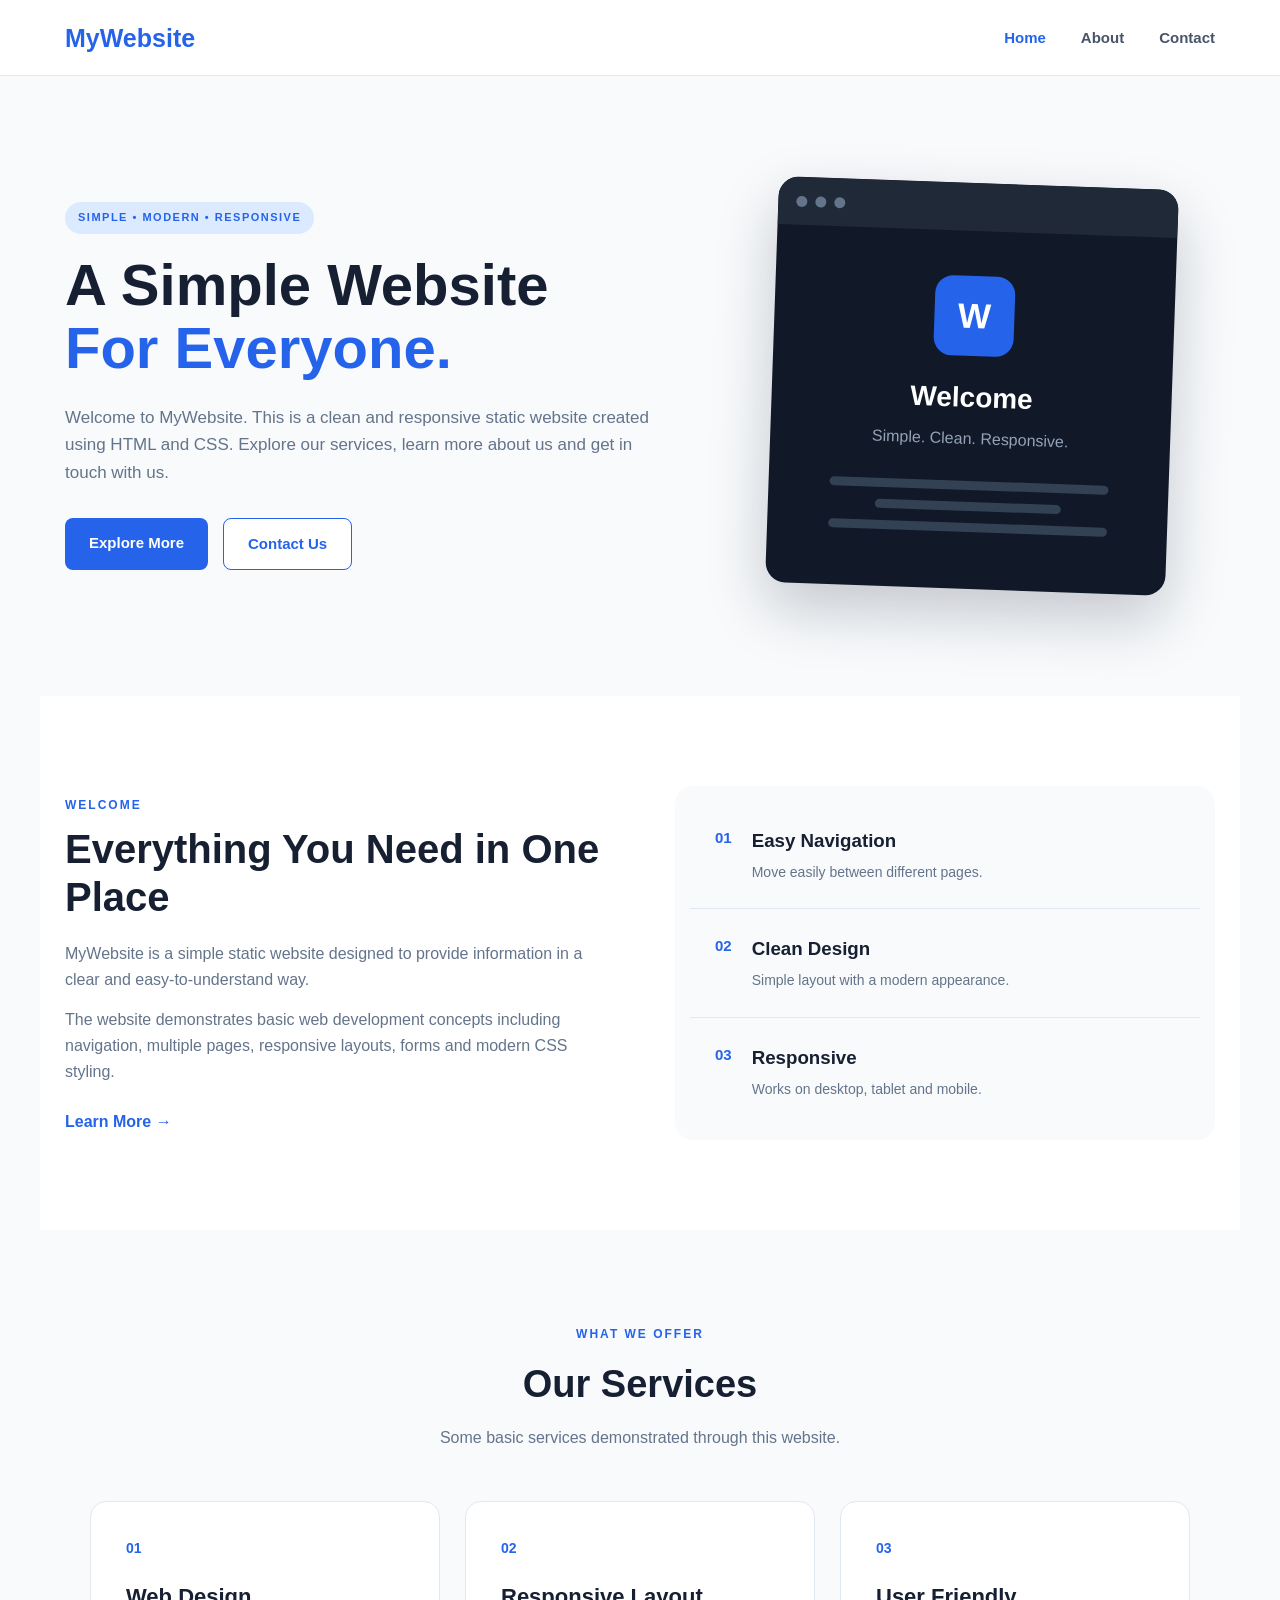
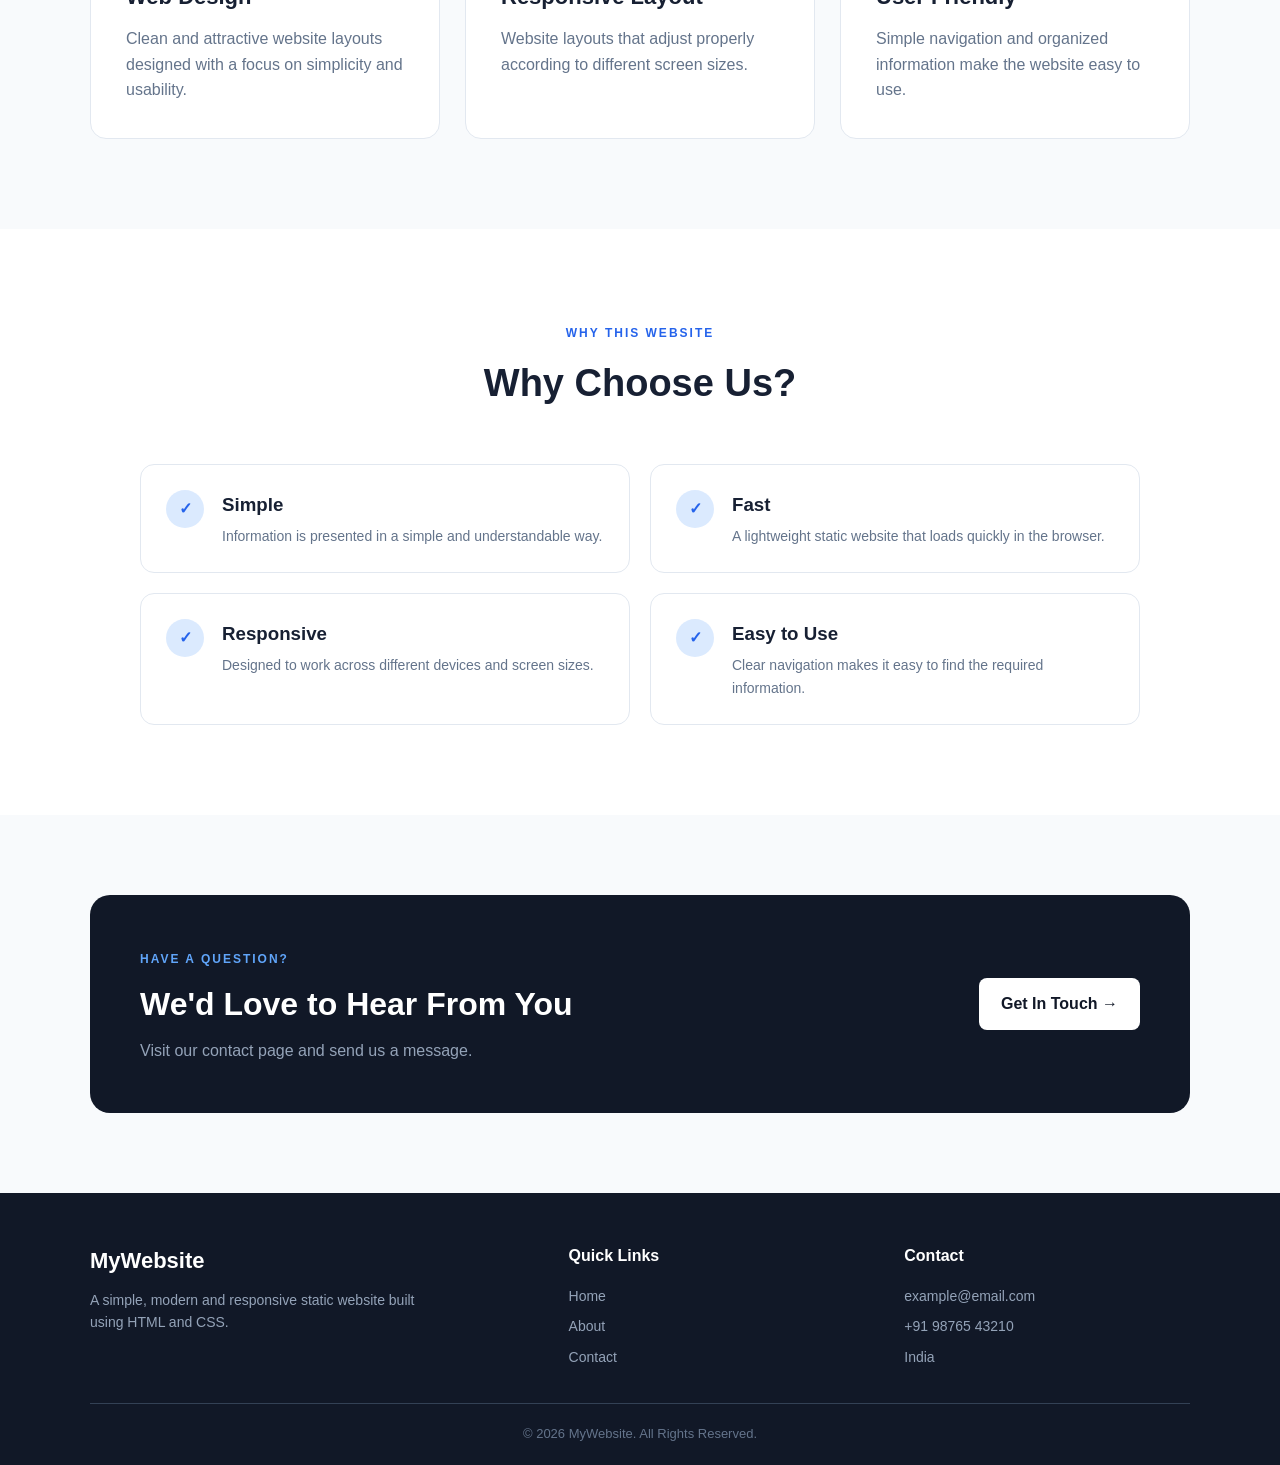
<file: index.html>
<!DOCTYPE html>
<html lang="en">

<head>
    <meta charset="UTF-8">
    <meta name="viewport" content="width=device-width, initial-scale=1.0">
    <title>MyWebsite | Home</title>
    <link rel="stylesheet" href="css/style.css">
</head>
<body>
    <header>
        <nav class="navbar">
            <a href="index.html" class="logo">MyWebsite</a><ul class="nav-links">
                <li><a href="index.html" class="active">Home</a></li>
 
                <li>
                    <a href="about.html">About</a>
                </li>

                <li>
                    <a href="contact.html">Contact</a>
                </li>

            </ul>

        </nav>

    </header>

    <section class="hero">

        <div class="hero-content">

            <span class="badge">
                SIMPLE • MODERN • RESPONSIVE
            </span>

            <h1>
                A Simple Website
                <span>For Everyone.</span>
            </h1>

            <p>
                Welcome to MyWebsite. This is a clean and responsive
                static website created using HTML and CSS. Explore our
                services, learn more about us and get in touch with us.
            </p>

            <div class="hero-buttons">

                <a href="about.html" class="btn primary-btn">
                    Explore More
                </a>

                <a href="contact.html" class="btn secondary-btn">
                    Contact Us
                </a>

            </div>

        </div>


        <!-- Hero Visual -->

        <div class="hero-visual">

            <div class="visual-card">

                <div class="visual-header">

                    <span></span>
                    <span></span>
                    <span></span>

                </div>

                <div class="visual-content">

                    <div class="visual-icon">
                        W
                    </div>

                    <h3>
                        Welcome
                    </h3>

                    <p>
                        Simple. Clean. Responsive.
                    </p>

                    <div class="visual-line"></div>
                    <div class="visual-line short"></div>
                    <div class="visual-line"></div>

                </div>

            </div>

        </div>

    </section>


    <!-- ================= INTRODUCTION ================= -->

    <section class="intro-section">

        <div class="intro-text">

            <span class="section-label">
                WELCOME
            </span>

            <h2>
                Everything You Need in One Place
            </h2>

            <p>
                MyWebsite is a simple static website designed to provide
                information in a clear and easy-to-understand way.
            </p>

            <p>
                The website demonstrates basic web development concepts
                including navigation, multiple pages, responsive layouts,
                forms and modern CSS styling.
            </p>

            <a href="about.html" class="text-link">
                Learn More →
            </a>

        </div>


        <div class="intro-box">

            <div class="intro-item">

                <strong>01</strong>

                <div>
                    <h3>Easy Navigation</h3>

                    <p>
                        Move easily between different pages.
                    </p>
                </div>

            </div>


            <div class="intro-item">

                <strong>02</strong>

                <div>
                    <h3>Clean Design</h3>

                    <p>
                        Simple layout with a modern appearance.
                    </p>
                </div>

            </div>


            <div class="intro-item">

                <strong>03</strong>

                <div>
                    <h3>Responsive</h3>

                    <p>
                        Works on desktop, tablet and mobile.
                    </p>
                </div>

            </div>

        </div>

    </section>


    <!-- ================= SERVICES ================= -->

    <section class="services-section">

        <div class="section-heading">

            <span class="section-label">
                WHAT WE OFFER
            </span>

            <h2>
                Our Services
            </h2>

            <p>
                Some basic services demonstrated through this website.
            </p>

        </div>


        <div class="service-grid">

            <div class="service-card">

                <div class="service-number">
                    01
                </div>

                <h3>
                    Web Design
                </h3>

                <p>
                    Clean and attractive website layouts designed
                    with a focus on simplicity and usability.
                </p>

            </div>


            <div class="service-card">

                <div class="service-number">
                    02
                </div>

                <h3>
                    Responsive Layout
                </h3>

                <p>
                    Website layouts that adjust properly according
                    to different screen sizes.
                </p>

            </div>


            <div class="service-card">

                <div class="service-number">
                    03
                </div>

                <h3>
                    User Friendly
                </h3>

                <p>
                    Simple navigation and organized information
                    make the website easy to use.
                </p>

            </div>

        </div>

    </section>


    <!-- ================= WHY CHOOSE US ================= -->

    <section class="why-section">

        <div class="section-heading">

            <span class="section-label">
                WHY THIS WEBSITE
            </span>

            <h2>
                Why Choose Us?
            </h2>

        </div>


        <div class="why-grid">

            <div class="why-card">

                <div class="check">
                    ✓
                </div>

                <div>
                    <h3>Simple</h3>

                    <p>
                        Information is presented in a simple
                        and understandable way.
                    </p>
                </div>

            </div>


            <div class="why-card">

                <div class="check">
                    ✓
                </div>

                <div>
                    <h3>Fast</h3>

                    <p>
                        A lightweight static website that
                        loads quickly in the browser.
                    </p>
                </div>

            </div>


            <div class="why-card">

                <div class="check">
                    ✓
                </div>

                <div>
                    <h3>Responsive</h3>

                    <p>
                        Designed to work across different
                        devices and screen sizes.
                    </p>
                </div>

            </div>


            <div class="why-card">

                <div class="check">
                    ✓
                </div>

                <div>
                    <h3>Easy to Use</h3>

                    <p>
                        Clear navigation makes it easy to
                        find the required information.
                    </p>
                </div>

            </div>

        </div>

    </section>

    <section class="cta-section">

        <div>

            <span>
                HAVE A QUESTION?
            </span>

            <h2>
                We'd Love to Hear From You
            </h2>

            <p>
                Visit our contact page and send us a message.
            </p>

        </div>

        <a href="contact.html" class="cta-btn">
            Get In Touch →
        </a>

    </section>


    <!-- ================= FOOTER ================= -->

    <footer>

        <div class="footer-content">

            <div class="footer-brand">

                <h3>
                    MyWebsite
                </h3>

                <p>
                    A simple, modern and responsive static website
                    built using HTML and CSS.
                </p>

            </div>


            <div class="footer-navigation">

                <h4>
                    Quick Links
                </h4>

                <a href="index.html">Home</a>

                <a href="about.html">About</a>

                <a href="contact.html">Contact</a>

            </div>


            <div class="footer-navigation">

                <h4>
                    Contact
                </h4>

                <p>
                    example@email.com
                </p>

                <p>
                    +91 98765 43210
                </p>

                <p>
                    India
                </p>

            </div>

        </div>


        <div class="copyright">

            <p>
                © 2026 MyWebsite. All Rights Reserved.
            </p>

        </div>

    </footer>

</body>

</html>
</file>
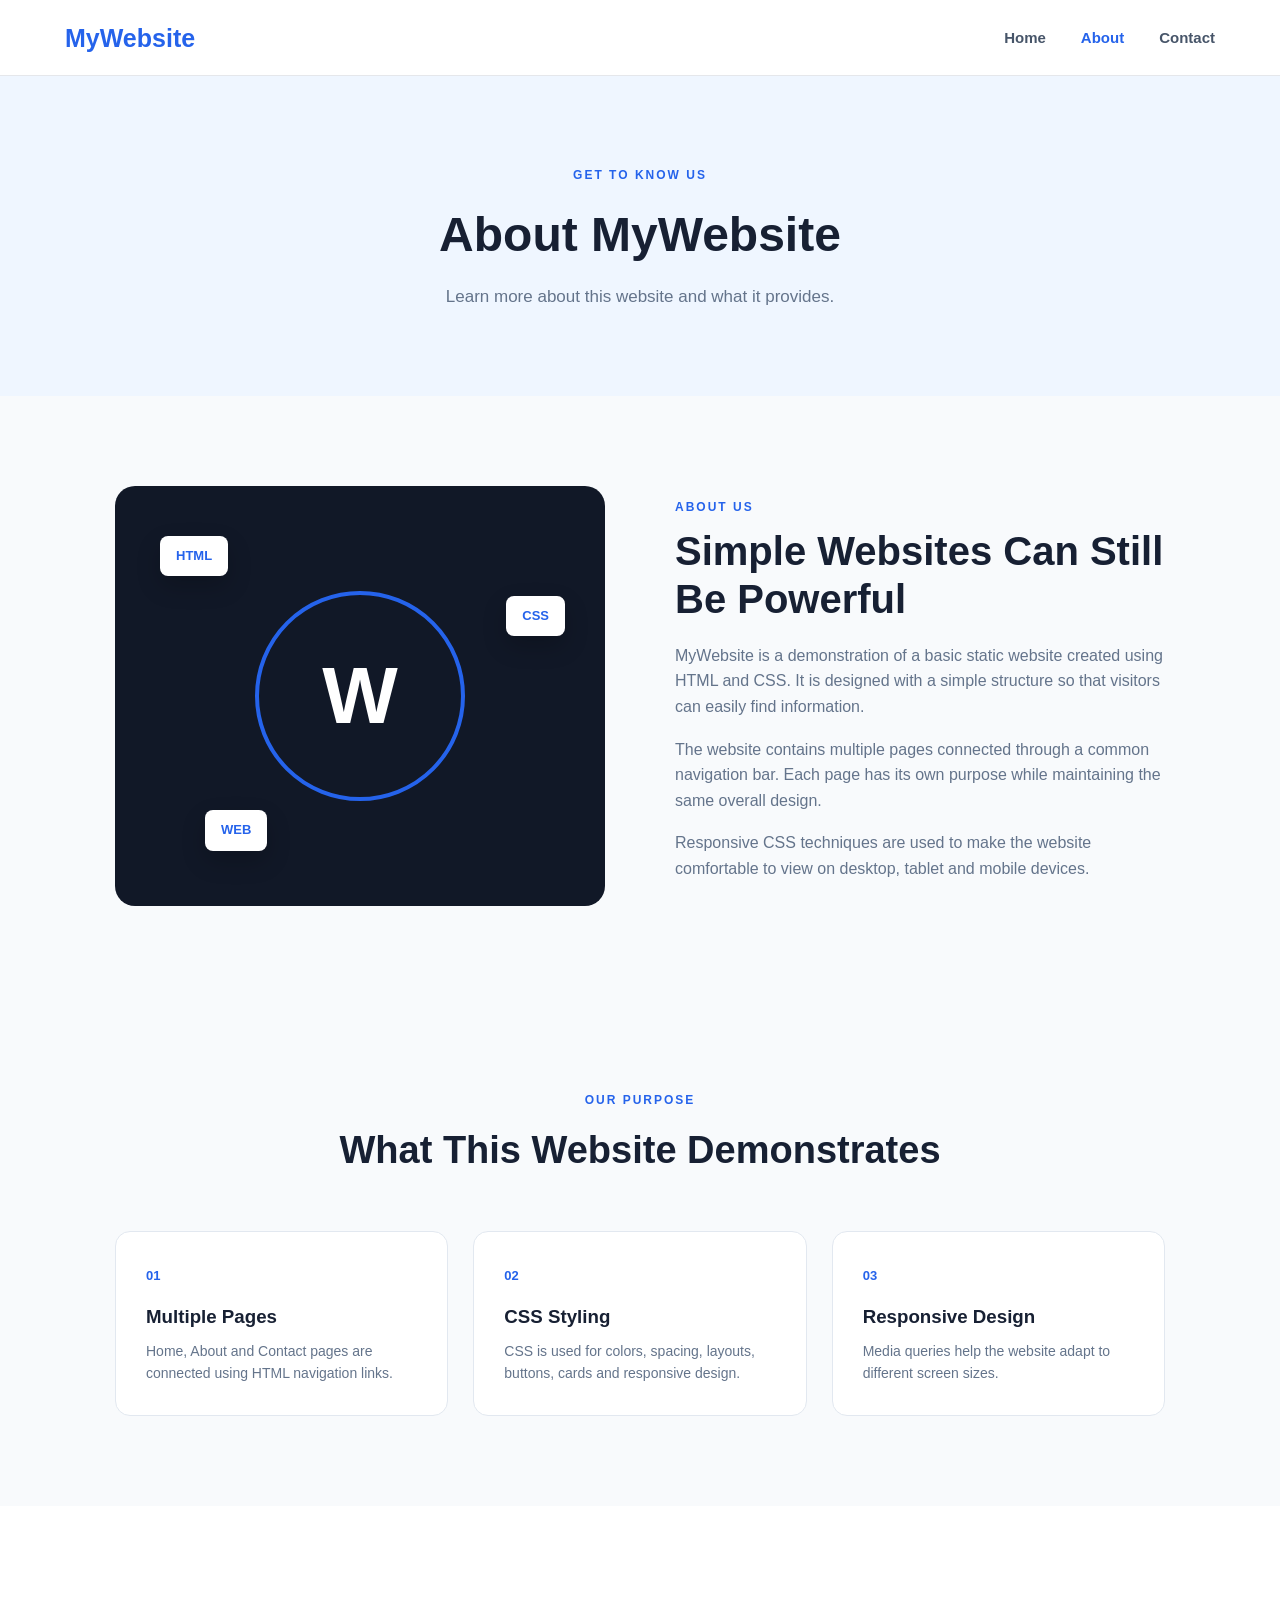
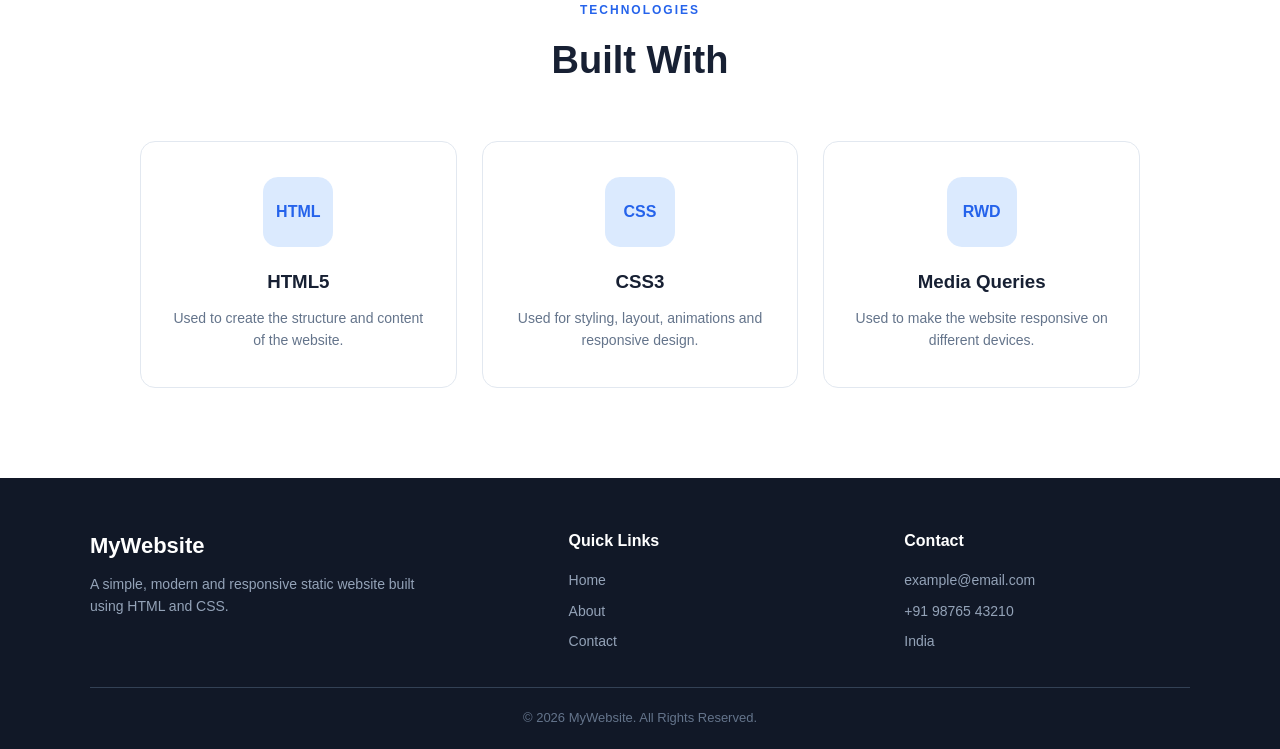
<file: About.html>
<!DOCTYPE html>
<html lang="en">

<head>

    <meta charset="UTF-8">
    <meta name="viewport" content="width=device-width, initial-scale=1.0">

    <title>MyWebsite | About</title>

    <link rel="stylesheet" href="css/style.css">

</head>

<body>


    <!-- ================= NAVBAR ================= -->

    <header>

        <nav class="navbar">

            <a href="index.html" class="logo">
                MyWebsite
            </a>

            <ul class="nav-links">

                <li>
                    <a href="index.html">Home</a>
                </li>

                <li>
                    <a href="about.html" class="active">About</a>
                </li>

                <li>
                    <a href="contact.html">Contact</a>
                </li>

            </ul>

        </nav>

    </header>


    <!-- ================= PAGE HEADER ================= -->

    <section class="page-header">

        <span>
            GET TO KNOW US
        </span>

        <h1>
            About MyWebsite
        </h1>

        <p>
            Learn more about this website and what it provides.
        </p>

    </section>


    <!-- ================= ABOUT ================= -->

    <section class="about-section">

        <div class="about-visual">

            <div class="about-circle">

                <span>
                    W
                </span>

            </div>

            <div class="floating-box box-one">
                HTML
            </div>

            <div class="floating-box box-two">
                CSS
            </div>

            <div class="floating-box box-three">
                WEB
            </div>

        </div>


        <div class="about-content">

            <span class="section-label">
                ABOUT US
            </span>

            <h2>
                Simple Websites Can Still Be Powerful
            </h2>

            <p>
                MyWebsite is a demonstration of a basic static website
                created using HTML and CSS. It is designed with a simple
                structure so that visitors can easily find information.
            </p>

            <p>
                The website contains multiple pages connected through
                a common navigation bar. Each page has its own purpose
                while maintaining the same overall design.
            </p>

            <p>
                Responsive CSS techniques are used to make the website
                comfortable to view on desktop, tablet and mobile devices.
            </p>

        </div>

    </section>


    <!-- ================= PURPOSE ================= -->

    <section class="purpose-section">

        <div class="section-heading">

            <span class="section-label">
                OUR PURPOSE
            </span>

            <h2>
                What This Website Demonstrates
            </h2>

        </div>


        <div class="purpose-grid">

            <div class="purpose-card">

                <span>
                    01
                </span>

                <h3>
                    Multiple Pages
                </h3>

                <p>
                    Home, About and Contact pages are connected
                    using HTML navigation links.
                </p>

            </div>


            <div class="purpose-card">

                <span>
                    02
                </span>

                <h3>
                    CSS Styling
                </h3>

                <p>
                    CSS is used for colors, spacing, layouts,
                    buttons, cards and responsive design.
                </p>

            </div>


            <div class="purpose-card">

                <span>
                    03
                </span>

                <h3>
                    Responsive Design
                </h3>

                <p>
                    Media queries help the website adapt to
                    different screen sizes.
                </p>

            </div>

        </div>

    </section>


    <!-- ================= TECHNOLOGIES ================= -->

    <section class="technology-section">

        <div class="section-heading">

            <span class="section-label">
                TECHNOLOGIES
            </span>

            <h2>
                Built With
            </h2>

        </div>


        <div class="technology-grid">

            <div class="technology-card">

                <div class="tech-icon">
                    HTML
                </div>

                <h3>
                    HTML5
                </h3>

                <p>
                    Used to create the structure and content
                    of the website.
                </p>

            </div>


            <div class="technology-card">

                <div class="tech-icon">
                    CSS
                </div>

                <h3>
                    CSS3
                </h3>

                <p>
                    Used for styling, layout, animations and
                    responsive design.
                </p>

            </div>


            <div class="technology-card">

                <div class="tech-icon">
                    RWD
                </div>

                <h3>
                    Media Queries
                </h3>

                <p>
                    Used to make the website responsive
                    on different devices.
                </p>

            </div>

        </div>

    </section>


    <!-- ================= FOOTER ================= -->

    <footer>

        <div class="footer-content">

            <div class="footer-brand">

                <h3>
                    MyWebsite
                </h3>

                <p>
                    A simple, modern and responsive static website
                    built using HTML and CSS.
                </p>

            </div>


            <div class="footer-navigation">

                <h4>
                    Quick Links
                </h4>

                <a href="index.html">Home</a>

                <a href="about.html">About</a>

                <a href="contact.html">Contact</a>

            </div>


            <div class="footer-navigation">

                <h4>
                    Contact
                </h4>

                <p>
                    example@email.com
                </p>

                <p>
                    +91 98765 43210
                </p>

                <p>
                    India
                </p>

            </div>

        </div>


        <div class="copyright">

            <p>
                © 2026 MyWebsite. All Rights Reserved.
            </p>

        </div>

    </footer>


</body>

</html>
</file>
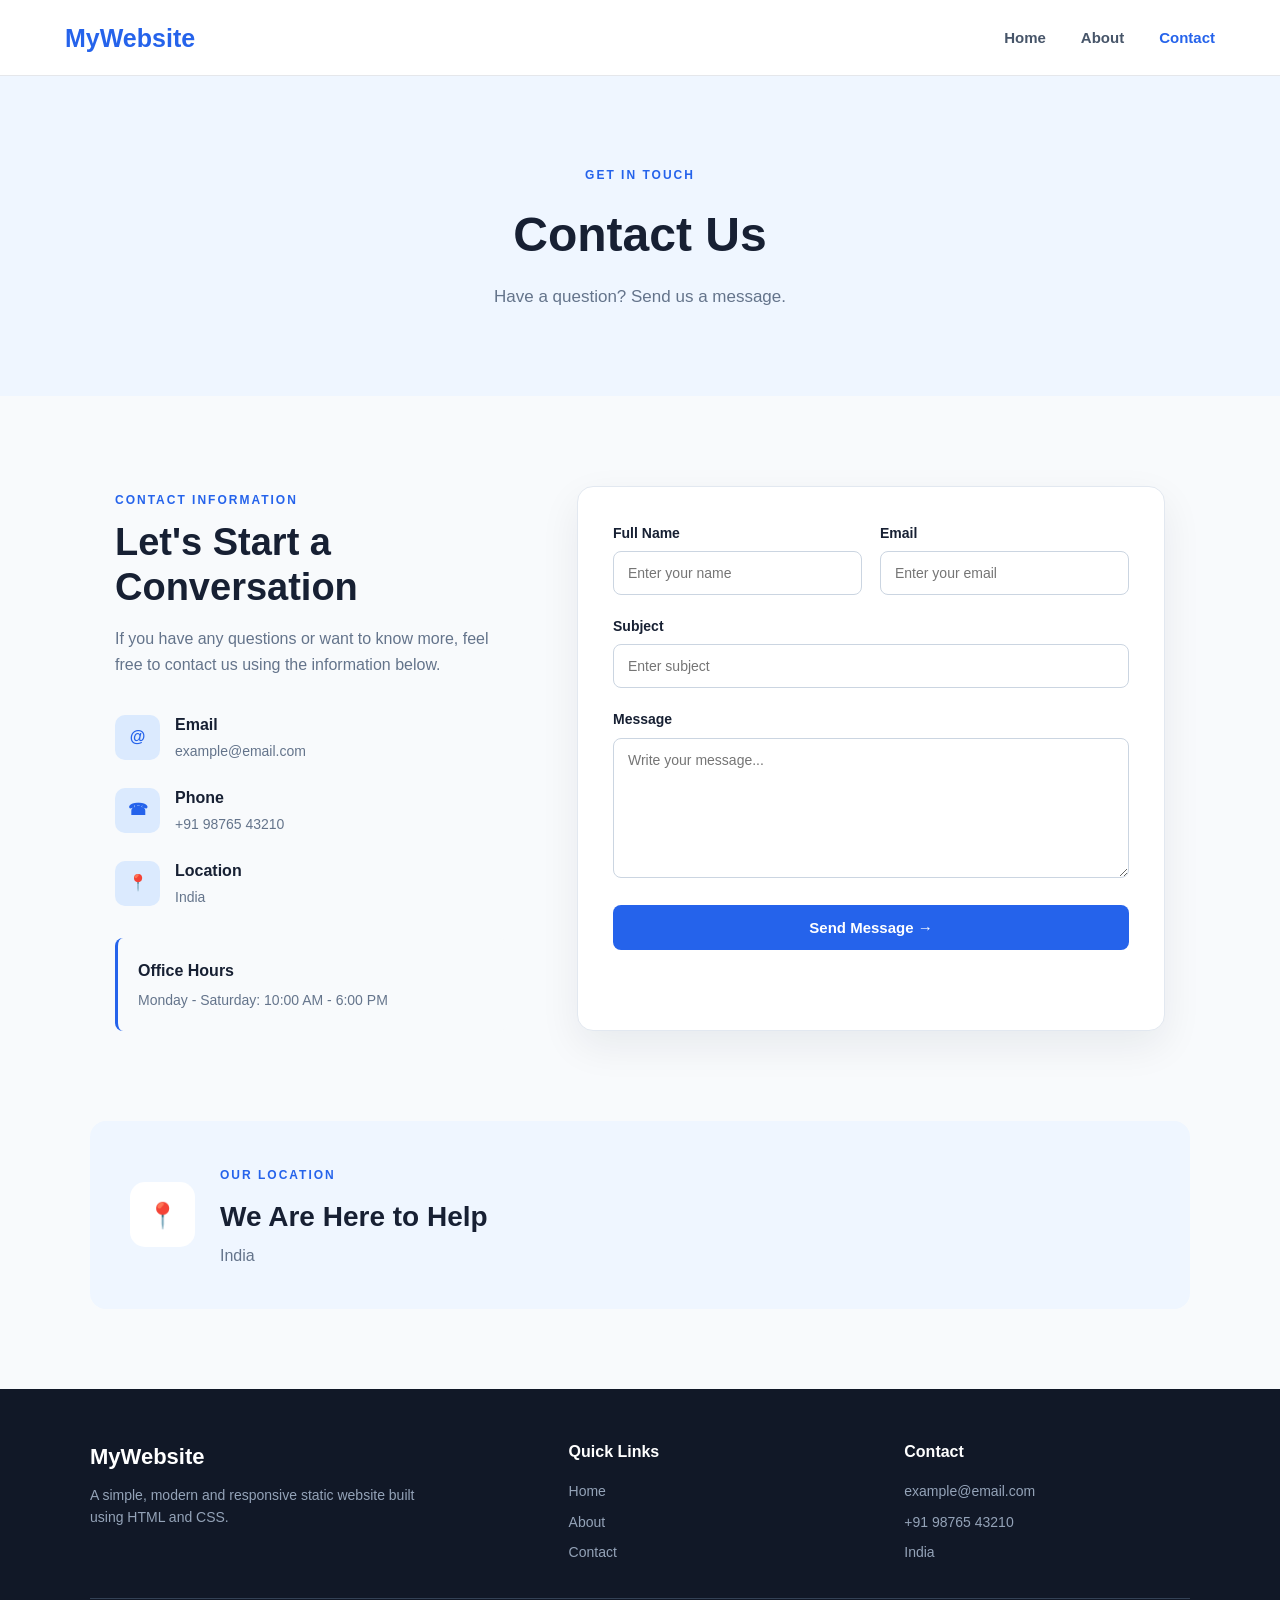
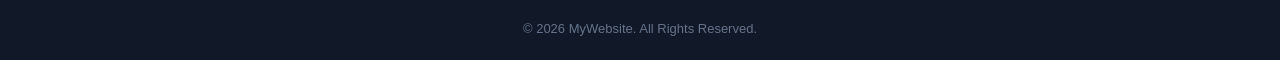
<file: contact.html>
<!DOCTYPE html>
<html lang="en">

<head>

    <meta charset="UTF-8">
    <meta name="viewport" content="width=device-width, initial-scale=1.0">

    <title>MyWebsite | Contact</title>

    <link rel="stylesheet" href="css/style.css">

</head>

<body>


    <!-- ================= NAVBAR ================= -->

    <header>

        <nav class="navbar">

            <a href="index.html" class="logo">
                MyWebsite
            </a>

            <ul class="nav-links">

                <li>
                    <a href="index.html">Home</a>
                </li>

                <li>
                    <a href="about.html">About</a>
                </li>

                <li>
                    <a href="contact.html" class="active">Contact</a>
                </li>

            </ul>

        </nav>

    </header>


    <!-- ================= PAGE HEADER ================= -->

    <section class="page-header">

        <span>
            GET IN TOUCH
        </span>

        <h1>
            Contact Us
        </h1>

        <p>
            Have a question? Send us a message.
        </p>

    </section>


    <!-- ================= CONTACT ================= -->

    <section class="contact-section">


        <!-- Contact Information -->

        <div class="contact-information">

            <span class="section-label">
                CONTACT INFORMATION
            </span>

            <h2>
                Let's Start a Conversation
            </h2>

            <p class="contact-description">
                If you have any questions or want to know more,
                feel free to contact us using the information below.
            </p>


            <div class="contact-item">

                <div class="contact-icon">
                    @
                </div>

                <div>
                    <h4>
                        Email
                    </h4>

                    <p>
                        example@email.com
                    </p>
                </div>

            </div>


            <div class="contact-item">

                <div class="contact-icon">
                    ☎
                </div>

                <div>
                    <h4>
                        Phone
                    </h4>

                    <p>
                        +91 98765 43210
                    </p>
                </div>

            </div>


            <div class="contact-item">

                <div class="contact-icon">
                    📍
                </div>

                <div>
                    <h4>
                        Location
                    </h4>

                    <p>
                        India
                    </p>
                </div>

            </div>


            <div class="contact-note">

                <strong>
                    Office Hours
                </strong>

                <p>
                    Monday - Saturday: 10:00 AM - 6:00 PM
                </p>

            </div>

        </div>


        <!-- Contact Form -->

        <div class="contact-form">

            <form>

                <div class="form-row">

                    <div class="form-group">

                        <label for="name">
                            Full Name
                        </label>

                        <input
                            type="text"
                            id="name"
                            placeholder="Enter your name"
                            required
                        >

                    </div>


                    <div class="form-group">

                        <label for="email">
                            Email
                        </label>

                        <input
                            type="email"
                            id="email"
                            placeholder="Enter your email"
                            required
                        >

                    </div>

                </div>


                <div class="form-group">

                    <label for="subject">
                        Subject
                    </label>

                    <input
                        type="text"
                        id="subject"
                        placeholder="Enter subject"
                        required
                    >

                </div>


                <div class="form-group">

                    <label for="message">
                        Message
                    </label>

                    <textarea
                        id="message"
                        rows="7"
                        placeholder="Write your message..."
                        required
                    ></textarea>

                </div>


                <button
                    type="submit"
                    class="submit-btn"
                >
                    Send Message →
                </button>

            </form>

        </div>

    </section>


    <!-- ================= LOCATION ================= -->

    <section class="location-section">

        <div class="location-box">

            <div class="location-icon">
                📍
            </div>

            <div>

                <span class="section-label">
                    OUR LOCATION
                </span>

                <h2>
                    We Are Here to Help
                </h2>

                <p>
                    India
                </p>

            </div>

        </div>

    </section>


    <!-- ================= FOOTER ================= -->

    <footer>

        <div class="footer-content">

            <div class="footer-brand">

                <h3>
                    MyWebsite
                </h3>

                <p>
                    A simple, modern and responsive static website
                    built using HTML and CSS.
                </p>

            </div>


            <div class="footer-navigation">

                <h4>
                    Quick Links
                </h4>

                <a href="index.html">Home</a>

                <a href="about.html">About</a>

                <a href="contact.html">Contact</a>

            </div>


            <div class="footer-navigation">

                <h4>
                    Contact
                </h4>

                <p>
                    example@email.com
                </p>

                <p>
                    +91 98765 43210
                </p>

                <p>
                    India
                </p>

            </div>

        </div>


        <div class="copyright">

            <p>
                © 2026 MyWebsite. All Rights Reserved.
            </p>

        </div>

    </footer>


</body>

</html>
</file>
<file: css/style.css>
/* =========================================
   RESET
========================================= */

* {
    margin: 0;
    padding: 0;
    box-sizing: border-box;
}


html {
    scroll-behavior: smooth;
}


body {
    font-family: Arial, Helvetica, sans-serif;
    background: #f8fafc;
    color: #172033;
    line-height: 1.6;
}


a {
    text-decoration: none;
}


img {
    max-width: 100%;
}


/* =========================================
   NAVBAR
========================================= */

header {
    background: #ffffff;
    border-bottom: 1px solid #e5e7eb;
}


.navbar {
    max-width: 1200px;
    min-height: 75px;

    margin: auto;
    padding: 0 25px;

    display: flex;
    align-items: center;
    justify-content: space-between;
}


.logo {
    font-size: 25px;
    font-weight: 800;
    color: #2563eb;
}


.nav-links {
    display: flex;
    align-items: center;
    gap: 35px;

    list-style: none;
}


.nav-links a {
    color: #475569;

    font-size: 15px;
    font-weight: 600;

    transition: 0.3s;
}


.nav-links a:hover {
    color: #2563eb;
}


.nav-links a.active {
    color: #2563eb;
}


/* =========================================
   HERO
========================================= */

.hero {
    max-width: 1200px;

    min-height: 620px;

    margin: auto;
    padding: 80px 25px;

    display: grid;
    grid-template-columns: 1.1fr 0.9fr;

    gap: 70px;

    align-items: center;
}


.hero-content {
    max-width: 650px;
}


.badge {
    display: inline-block;

    padding: 7px 13px;

    background: #dbeafe;

    color: #2563eb;

    border-radius: 30px;

    font-size: 11px;
    font-weight: 800;

    letter-spacing: 1.5px;

    margin-bottom: 20px;
}


.hero h1 {
    font-size: 58px;

    line-height: 1.08;

    margin-bottom: 25px;
}


.hero h1 span {
    display: block;

    color: #2563eb;
}


.hero-content > p:not(.badge) {
    color: #64748b;

    font-size: 17px;

    max-width: 590px;

    margin-bottom: 32px;
}


.hero-buttons {
    display: flex;
    gap: 15px;
}


.btn {
    display: inline-block;

    padding: 13px 24px;

    border-radius: 8px;

    font-size: 15px;

    font-weight: 700;

    transition: 0.3s;
}


.primary-btn {
    background: #2563eb;
    color: white;
}


.primary-btn:hover {
    background: #1d4ed8;
    transform: translateY(-2px);
}


.secondary-btn {
    background: white;

    color: #2563eb;

    border: 1px solid #2563eb;
}


.secondary-btn:hover {
    background: #2563eb;
    color: white;
}


/* =========================================
   HERO VISUAL
========================================= */

.hero-visual {
    display: flex;

    align-items: center;
    justify-content: center;
}


.visual-card {
    width: 400px;

    min-height: 390px;

    background: #111827;

    border-radius: 20px;

    overflow: hidden;

    box-shadow: 0 25px 60px rgba(15, 23, 42, 0.22);

    transform: rotate(2deg);

    transition: 0.4s;
}


.visual-card:hover {
    transform: rotate(0deg) translateY(-5px);
}


.visual-header {
    height: 48px;

    padding: 0 18px;

    background: #1f2937;

    display: flex;
    align-items: center;

    gap: 8px;
}


.visual-header span {
    width: 11px;
    height: 11px;

    border-radius: 50%;

    background: #64748b;
}


.visual-content {
    min-height: 342px;

    padding: 45px;

    text-align: center;

    display: flex;
    align-items: center;
    flex-direction: column;
}


.visual-icon {
    width: 80px;
    height: 80px;

    display: flex;
    align-items: center;
    justify-content: center;

    border-radius: 18px;

    background: #2563eb;

    color: white;

    font-size: 35px;
    font-weight: 800;

    margin-bottom: 20px;
}


.visual-content h3 {
    color: white;

    font-size: 28px;

    margin-bottom: 5px;
}


.visual-content p {
    color: #94a3b8;

    margin-bottom: 30px;
}


.visual-line {
    width: 90%;

    height: 9px;

    border-radius: 10px;

    background: #334155;

    margin-bottom: 12px;
}


.visual-line.short {
    width: 60%;
}


/* =========================================
   COMMON SECTION
========================================= */

.section-label {
    display: inline-block;

    color: #2563eb;

    font-size: 12px;

    font-weight: 800;

    letter-spacing: 2px;

    margin-bottom: 10px;
}


.section-heading {
    text-align: center;

    max-width: 700px;

    margin: 0 auto 50px;
}


.section-heading h2 {
    font-size: 38px;

    margin-bottom: 10px;
}


.section-heading p {
    color: #64748b;
}


/* =========================================
   INTRO
========================================= */

.intro-section {
    background: white;

    padding: 90px 25px;

    display: grid;

    grid-template-columns: 1fr 1fr;

    gap: 70px;

    align-items: center;

    max-width: 1200px;

    margin: auto;
}


.intro-text h2 {
    font-size: 40px;

    line-height: 1.2;

    margin-bottom: 20px;
}


.intro-text p {
    color: #64748b;

    margin-bottom: 15px;
}


.text-link {
    display: inline-block;

    color: #2563eb;

    font-weight: 700;

    margin-top: 10px;
}


.intro-box {
    padding: 15px;

    background: #f8fafc;

    border-radius: 18px;
}


.intro-item {
    display: flex;

    gap: 20px;

    padding: 25px;

    border-bottom: 1px solid #e2e8f0;
}


.intro-item:last-child {
    border-bottom: none;
}


.intro-item strong {
    color: #2563eb;

    font-size: 15px;
}


.intro-item h3 {
    margin-bottom: 5px;
}


.intro-item p {
    color: #64748b;

    font-size: 14px;
}


/* =========================================
   SERVICES
========================================= */

.services-section {
    padding: 90px 25px;

    background: #f8fafc;
}


.service-grid {
    max-width: 1100px;

    margin: auto;

    display: grid;

    grid-template-columns: repeat(3, 1fr);

    gap: 25px;
}


.service-card {
    background: white;

    border: 1px solid #e2e8f0;

    border-radius: 16px;

    padding: 35px;

    transition: 0.3s;
}


.service-card:hover {
    transform: translateY(-7px);

    box-shadow: 0 18px 40px rgba(15, 23, 42, 0.09);
}


.service-number {
    color: #2563eb;

    font-size: 14px;

    font-weight: 800;

    margin-bottom: 20px;
}


.service-card h3 {
    font-size: 22px;

    margin-bottom: 12px;
}


.service-card p {
    color: #64748b;
}


/* =========================================
   WHY SECTION
========================================= */

.why-section {
    padding: 90px 25px;

    background: white;
}


.why-grid {
    max-width: 1000px;

    margin: auto;

    display: grid;

    grid-template-columns: repeat(2, 1fr);

    gap: 20px;
}


.why-card {
    display: flex;

    gap: 18px;

    padding: 25px;

    border: 1px solid #e2e8f0;

    border-radius: 14px;
}


.check {
    width: 38px;
    height: 38px;

    flex-shrink: 0;

    display: flex;
    align-items: center;
    justify-content: center;

    background: #dbeafe;

    color: #2563eb;

    border-radius: 50%;

    font-weight: bold;
}


.why-card h3 {
    margin-bottom: 5px;
}


.why-card p {
    color: #64748b;

    font-size: 14px;
}


/* =========================================
   CTA
========================================= */

.cta-section {
    max-width: 1100px;

    margin: 80px auto;

    padding: 50px;

    background: #111827;

    color: white;

    border-radius: 20px;

    display: flex;

    align-items: center;

    justify-content: space-between;

    gap: 30px;
}


.cta-section span {
    color: #60a5fa;

    font-size: 12px;

    font-weight: 800;

    letter-spacing: 2px;
}


.cta-section h2 {
    font-size: 32px;

    margin: 8px 0;
}


.cta-section p {
    color: #94a3b8;
}


.cta-btn {
    flex-shrink: 0;

    background: white;

    color: #111827;

    padding: 13px 22px;

    border-radius: 8px;

    font-weight: 700;

    transition: 0.3s;
}


.cta-btn:hover {
    background: #2563eb;

    color: white;
}


/* =========================================
   PAGE HEADER
========================================= */

.page-header {
    text-align: center;

    padding: 85px 25px;

    background: #eff6ff;
}


.page-header span {
    color: #2563eb;

    font-size: 12px;

    font-weight: 800;

    letter-spacing: 2px;
}


.page-header h1 {
    font-size: 48px;

    margin: 10px 0;
}


.page-header p {
    color: #64748b;

    font-size: 17px;
}


/* =========================================
   ABOUT
========================================= */

.about-section {
    max-width: 1100px;

    margin: auto;

    padding: 90px 25px;

    display: grid;

    grid-template-columns: 1fr 1fr;

    gap: 70px;

    align-items: center;
}


.about-visual {
    height: 420px;

    position: relative;

    background: #111827;

    border-radius: 20px;

    display: flex;

    align-items: center;

    justify-content: center;
}


.about-circle {
    width: 210px;
    height: 210px;

    border: 4px solid #2563eb;

    border-radius: 50%;

    display: flex;
    align-items: center;
    justify-content: center;
}


.about-circle span {
    color: white;

    font-size: 80px;

    font-weight: 800;
}


.floating-box {
    position: absolute;

    padding: 10px 16px;

    background: white;

    color: #2563eb;

    font-size: 13px;

    font-weight: 800;

    border-radius: 8px;

    box-shadow: 0 10px 25px rgba(0, 0, 0, 0.2);
}


.box-one {
    top: 50px;
    left: 45px;
}


.box-two {
    right: 40px;
    top: 110px;
}


.box-three {
    bottom: 55px;
    left: 90px;
}


.about-content h2 {
    font-size: 40px;

    line-height: 1.2;

    margin-bottom: 20px;
}


.about-content p {
    color: #64748b;

    margin-bottom: 17px;
}


/* =========================================
   PURPOSE
========================================= */

.purpose-section {
    padding: 90px 25px;

    background: #f8fafc;
}


.purpose-grid {
    max-width: 1050px;

    margin: auto;

    display: grid;

    grid-template-columns: repeat(3, 1fr);

    gap: 25px;
}


.purpose-card {
    background: white;

    padding: 30px;

    border: 1px solid #e2e8f0;

    border-radius: 15px;
}


.purpose-card > span {
    color: #2563eb;

    font-weight: 800;

    font-size: 13px;
}


.purpose-card h3 {
    margin: 15px 0 8px;
}


.purpose-card p {
    color: #64748b;

    font-size: 14px;
}


/* =========================================
   TECHNOLOGY
========================================= */

.technology-section {
    padding: 90px 25px;

    background: white;
}


.technology-grid {
    max-width: 1000px;

    margin: auto;

    display: grid;

    grid-template-columns: repeat(3, 1fr);

    gap: 25px;
}


.technology-card {
    text-align: center;

    padding: 35px 25px;

    border: 1px solid #e2e8f0;

    border-radius: 15px;
}


.tech-icon {
    width: 70px;
    height: 70px;

    margin: 0 auto 20px;

    border-radius: 15px;

    display: flex;
    align-items: center;
    justify-content: center;

    background: #dbeafe;

    color: #2563eb;

    font-weight: 800;
}


.technology-card h3 {
    margin-bottom: 10px;
}


.technology-card p {
    color: #64748b;

    font-size: 14px;
}


/* =========================================
   CONTACT
========================================= */

.contact-section {
    max-width: 1100px;

    margin: auto;

    padding: 90px 25px;

    display: grid;

    grid-template-columns: 0.8fr 1.2fr;

    gap: 70px;
}


.contact-information h2 {
    font-size: 38px;

    line-height: 1.2;

    margin-bottom: 15px;
}


.contact-description {
    color: #64748b;

    margin-bottom: 35px;
}


.contact-item {
    display: flex;

    align-items: center;

    gap: 15px;

    margin-bottom: 23px;
}


.contact-icon {
    width: 45px;
    height: 45px;

    display: flex;
    align-items: center;
    justify-content: center;

    background: #dbeafe;

    color: #2563eb;

    border-radius: 10px;

    font-weight: 800;
}


.contact-item h4 {
    margin-bottom: 2px;
}


.contact-item p {
    color: #64748b;

    font-size: 14px;
}


.contact-note {
    margin-top: 30px;

    padding: 20px;

    background: #f8fafc;

    border-left: 3px solid #2563eb;

    border-radius: 8px;
}


.contact-note p {
    color: #64748b;

    font-size: 14px;

    margin-top: 5px;
}


/* =========================================
   CONTACT FORM
========================================= */

.contact-form {
    padding: 35px;

    background: white;

    border: 1px solid #e2e8f0;

    border-radius: 16px;

    box-shadow: 0 15px 40px rgba(15, 23, 42, 0.07);
}


.form-row {
    display: grid;

    grid-template-columns: 1fr 1fr;

    gap: 18px;
}


.form-group {
    margin-bottom: 20px;
}


.form-group label {
    display: block;

    font-size: 14px;

    font-weight: 700;

    margin-bottom: 7px;
}


.form-group input,
.form-group textarea {
    width: 100%;

    padding: 13px 14px;

    border: 1px solid #cbd5e1;

    border-radius: 8px;

    outline: none;

    font-family: inherit;

    font-size: 14px;

    transition: 0.3s;
}


.form-group input:focus,
.form-group textarea:focus {
    border-color: #2563eb;

    box-shadow: 0 0 0 3px #dbeafe;
}


.form-group textarea {
    resize: vertical;
}


.submit-btn {
    width: 100%;

    border: none;

    padding: 14px;

    border-radius: 8px;

    background: #2563eb;

    color: white;

    font-size: 15px;

    font-weight: 700;

    cursor: pointer;

    transition: 0.3s;
}


.submit-btn:hover {
    background: #1d4ed8;
}


/* =========================================
   LOCATION
========================================= */

.location-section {
    padding: 0 25px 80px;
}


.location-box {
    max-width: 1100px;

    margin: auto;

    padding: 40px;

    border-radius: 16px;

    background: #eff6ff;

    display: flex;

    align-items: center;

    gap: 25px;
}


.location-icon {
    width: 65px;
    height: 65px;

    border-radius: 15px;

    display: flex;
    align-items: center;
    justify-content: center;

    background: white;

    font-size: 25px;
}


.location-box h2 {
    font-size: 28px;

    margin-bottom: 3px;
}


.location-box p {
    color: #64748b;
}


/* =========================================
   FOOTER
========================================= */

footer {
    background: #111827;

    color: white;

    padding: 50px 25px 20px;
}


.footer-content {
    max-width: 1100px;

    margin: auto;

    display: grid;

    grid-template-columns: 1.5fr 1fr 1fr;

    gap: 50px;

    padding-bottom: 35px;
}


.footer-brand h3 {
    font-size: 22px;

    margin-bottom: 10px;
}


.footer-brand p {
    color: #94a3b8;

    max-width: 350px;

    font-size: 14px;
}


.footer-navigation {
    display: flex;

    flex-direction: column;

    gap: 8px;
}


.footer-navigation h4 {
    margin-bottom: 8px;
}


.footer-navigation a,
.footer-navigation p {
    color: #94a3b8;

    font-size: 14px;
}


.footer-navigation a:hover {
    color: white;
}


.copyright {
    max-width: 1100px;

    margin: auto;

    padding-top: 20px;

    border-top: 1px solid #334155;

    text-align: center;

    color: #64748b;

    font-size: 13px;
}


/* =========================================
   TABLET
========================================= */

@media (max-width: 900px) {

    .hero {
        grid-template-columns: 1fr;

        text-align: center;

        padding-top: 60px;
    }


    .hero-content {
        margin: auto;
    }


    .hero-content > p:not(.badge) {
        margin-left: auto;
        margin-right: auto;
    }


    .hero-buttons {
        justify-content: center;
    }


    .intro-section,
    .about-section,
    .contact-section {
        grid-template-columns: 1fr;

        gap: 45px;
    }


    .intro-text {
        text-align: center;
    }


    .service-grid,
    .purpose-grid,
    .technology-grid {
        grid-template-columns: 1fr;
    }


    .service-card,
    .purpose-card,
    .technology-card {
        max-width: 600px;

        margin: auto;

        width: 100%;
    }


    .footer-content {
        grid-template-columns: 1fr 1fr;
    }


    .footer-brand {
        grid-column: 1 / -1;
    }

}


/* =========================================
   MOBILE
========================================= */

@media (max-width: 600px) {

    .navbar {
        min-height: auto;

        padding: 18px 20px;

        flex-direction: column;

        gap: 15px;
    }


    .nav-links {
        gap: 20px;
    }


    .nav-links a {
        font-size: 13px;
    }


    .hero {
        padding: 55px 20px;
    }


    .hero h1 {
        font-size: 39px;
    }


    .hero-buttons {
        flex-direction: column;
    }


    .btn {
        width: 100%;

        text-align: center;
    }


    .visual-card {
        width: 100%;

        transform: none;
    }


    .visual-content {
        padding: 35px 20px;
    }


    .intro-section,
    .services-section,
    .why-section,
    .about-section,
    .purpose-section,
    .technology-section,
    .contact-section {
        padding: 60px 20px;
    }


    .section-heading h2 {
        font-size: 30px;
    }


    .intro-text h2,
    .about-content h2 {
        font-size: 32px;
    }


    .why-grid {
        grid-template-columns: 1fr;
    }


    .cta-section {
        margin: 50px 20px;

        padding: 35px 25px;

        flex-direction: column;

        align-items: flex-start;
    }


    .cta-section h2 {
        font-size: 27px;
    }


    .cta-btn {
        width: 100%;

        text-align: center;
    }


    .page-header {
        padding: 60px 20px;
    }


    .page-header h1 {
        font-size: 37px;
    }


    .about-visual {
        height: 320px;
    }


    .about-circle {
        width: 160px;
        height: 160px;
    }


    .about-circle span {
        font-size: 60px;
    }


    .floating-box {
        font-size: 11px;
    }


    .box-one {
        top: 35px;
        left: 25px;
    }


    .box-two {
        top: 80px;
        right: 20px;
    }


    .box-three {
        bottom: 35px;
        left: 50px;
    }


    .form-row {
        grid-template-columns: 1fr;

        gap: 0;
    }


    .contact-form {
        padding: 25px 20px;
    }


    .location-box {
        padding: 30px 20px;

        align-items: flex-start;
    }


    .location-box h2 {
        font-size: 22px;
    }


    .footer-content {
        grid-template-columns: 1fr;

        gap: 30px;

        text-align: center;
    }


    .footer-brand {
        grid-column: auto;
    }


    .footer-brand p {
        margin: auto;
    }


    .footer-navigation {
        align-items: center;
    }

}
</file>
